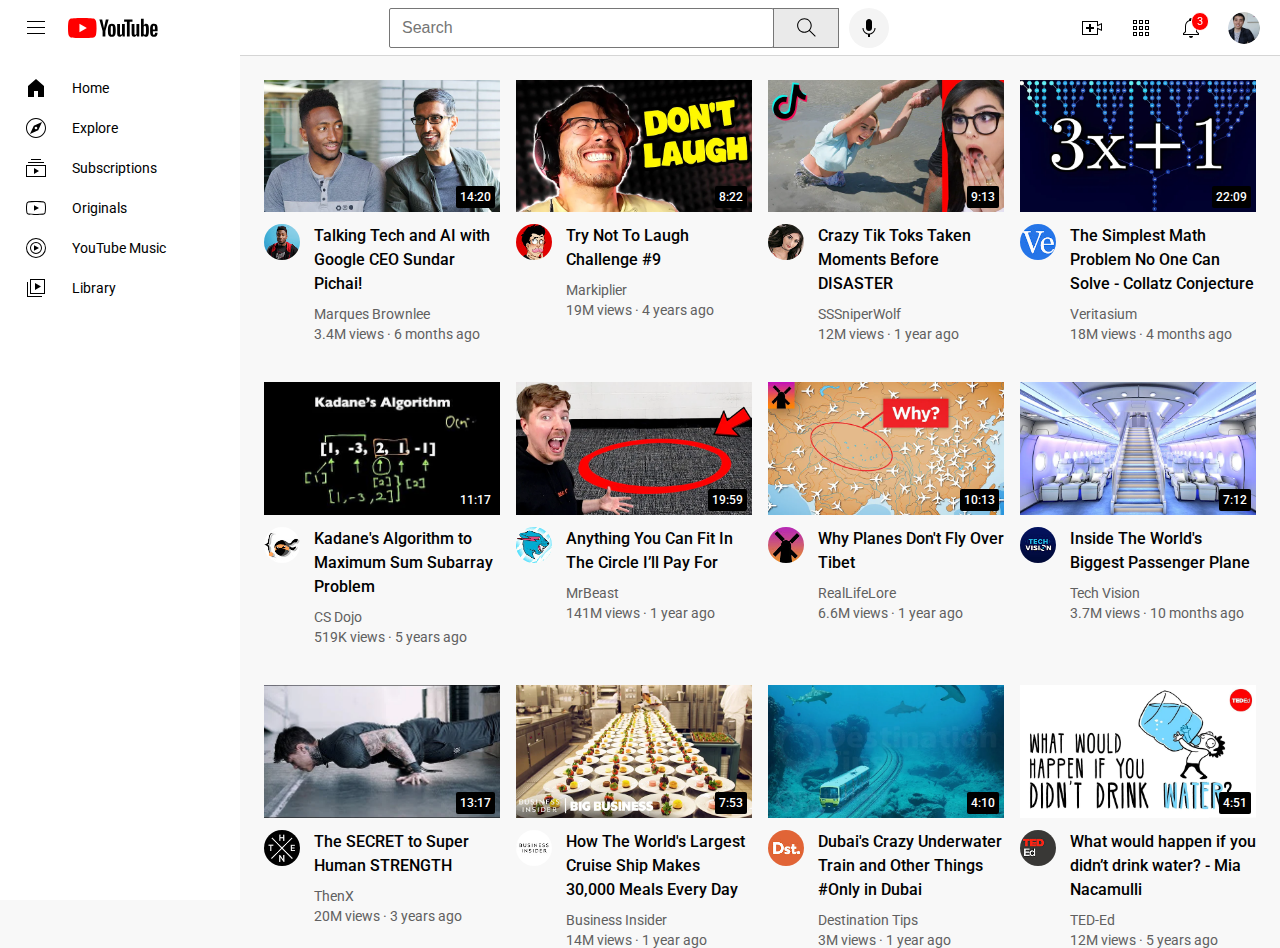
<file: index.html>
<!DOCTYPE html>
<html>
  <head>
    <title>YouTube.com Clone</title>

    <link rel="preconnect" href="https://fonts.googleapis.com">
    <link rel="preconnect" href="https://fonts.gstatic.com" crossorigin>
    <link href="https://fonts.googleapis.com/css2?family=Roboto:wght@400;500;700&display=swap" rel="stylesheet">

    <link rel="stylesheet" href="styles/general.css">
    <link rel="stylesheet" href="styles/header.css">
    <link rel="stylesheet" href="styles/video.css">
    <link rel="stylesheet" href="styles/sidebar.css">

  </head>
  <body>
    <header class="header">
      <div class="left-section">
      <img class="hamburger-menu" src="icons/hamburger-menu.svg">
      <img class="youtube-logo" src="icons/youtube-logo.svg">  
      </div>
      <div class="middle-section">
        <input class="search-bar" 
        type="text" placeholder="Search">
        <button class="search-button">
          <img class="search-icon" src="icons/search.svg">
          <div class="tooltip">Search</div>
        </button>
        <!--Put pos absolute inside pos relative-->
        <button class="voice-search-button">
          <img class="voice-search-icon" 
          src="icons/voice-search-icon.svg">
          <div class="tooltip">Search with your voice</div>
        </button>
      </div>
      <div class="right-section">
        <div class="upload-icon-container">
          <img class="upload-icon" src="icons/upload.svg">
          <div class="tooltip">Create</div>
        </div>
        <div class="youtube-apps-container">
          <img class="youtube-apps-icon" 
          src="icons/youtube-apps.svg">
          <div class="tooltip">Apps</div>
        </div>
        <div class="notifications-icon-container">
        <img class="notifications-icon" 
        src="icons/notifications.svg">
        <div class="notifications-count">3</div>
        <div class="tooltip">Notifications</div>
        </div>

        <img class="current-user-picture" src="channel-pics/my-channel.jpeg">
      </div>
    </header>

    <nav class="sidebar">
      <div class="sidebar-link">
        <img src="icons/home.svg">
        <div>Home</div>
      </div>
      <div class="sidebar-link">
        <img src="icons/explore.svg">
        <div>Explore</div>
      </div>
      <div class="sidebar-link">
        <img src="icons/subscriptions.svg">
        <div>Subscriptions</div>
      </div>
      <div class="sidebar-link">
        <img src="icons/originals.svg">
        <div>Originals</div>
      </div>
      <div class="sidebar-link">
        <img src="icons/youtube-music.svg">
        <div>YouTube Music</div>
      </div>
      <div class="sidebar-link">
        <img src="icons/library.svg">
        <div>Library</div>
      </div>


    </nav>

    
    <main>
    <section class="video-grid">
      <div class="video-preview">
        <div class="thumbnail-row">
          <a href="https://www.youtube.com/watch?v=n2RNcPRtAiY" target="_blank" class="video-title-link">
          <img class="thumbnail" src="thumbnails/thumbnail-1.webp">
        </a>
          <div class="video-time">14:20</div>
        </div>
        <div class="video-info-grid">
          <div class="channel-picture">
            <a href="https://www.youtube.com/c/mkbhd" target="_blank">
              <div class="channel-pic-container">
            <img class="profile-picture" src="channel-pics/channel-1.jpeg">
          </a>

          <div class="channel-tooltip">
            <img class="channel-tooltip-picture" src="channel-pics/channel-1.jpeg">
            <div>
              <div class="channel-tooltip-name">
                Marques Brownlee
              </div>
              <div class="channel-tooltip-stats">
                15M subscribers
              </div>
            </div>
          </div>

        </div>
          </div>
          <div class="video-info">
            <a href="https://www.youtube.com/watch?v=n2RNcPRtAiY" target="_blank" class="video-title-link">
            <p class="video-title">
              Talking Tech and AI with Google CEO Sundar Pichai!
            </p>
          </a>
            <p class="video-author">
              Marques Brownlee
            </p>
            <p class="video-stats">
              3.4M views &#183; 6 months ago
            </p>
          </div>
        </div>
      </div>

      <div class="video-preview">
        <div class="thumbnail-row">
          <a href="https://www.youtube.com/watch?v=mP0RAo9SKZk" target="_blank" class="video-title-link">
          <img class="thumbnail" src="thumbnails/thumbnail-2.webp">
        </a>
          <div class="video-time">8:22</div>
        </div>
        <div class="video-info-grid">
          <div class="channel-picture">
            <div class="channel-pic-container">
            <a href="https://www.youtube.com/c/markiplier" target="_blank">
            <img class="profile-picture" src="channel-pics/channel-2.jpeg">
          </a>
          <div class="channel-tooltip">
            <img class="channel-tooltip-picture" src="channel-pics/channel-2.jpeg">
            <div>
              <div class="channel-tooltip-name">
                Markiplier
              </div>
              <div class="channel-tooltip-stats">
                30M subscribers
              </div>
            </div>
          </div>
        </div>
          </div>
          <div class="video-info">
            <a href="https://www.youtube.com/watch?v=mP0RAo9SKZk" target="_blank" class="video-title-link">
            <p class="video-title">
              Try Not To Laugh Challenge #9
            </p>
          </a>
            <p class="video-author">
              Markiplier
            </p>
            <p class="video-stats">
              19M views &#183; 4 years ago
            </p>
          </div>
        </div>
      </div>

      <div class="video-preview">
        <div class="thumbnail-row">
          <a href="https://www.youtube.com/watch?v=FgjPQQeTh1w" target="_blank" class="video-title-link">
          <img class="thumbnail" src="thumbnails/thumbnail-3.webp">
        </a>
          <div class="video-time">9:13</div>
        </div>
        <div class="video-info-grid">
          <div class="channel-picture">
            <div class="channel-pic-container">
            <a href="https://www.youtube.com/user/SSSniperWolf" target="_blank">
            <img class="profile-picture" src="channel-pics/channel-3.jpeg">
          </a>

          <div class="channel-tooltip">
            <img class="channel-tooltip-picture" src="channel-pics/channel-4.jpeg">
            <div>
              <div class="channel-tooltip-name">
                SSSniperWolf
              </div>
              <div class="channel-tooltip-stats">
                31M subscribers
              </div>
            </div>
          </div>

            </div>
          </div>
          <div class="video-info">
            <p class="video-title">
              <a href="https://www.youtube.com/watch?v=FgjPQQeTh1w" target="_blank" class="video-title-link">
              Crazy Tik Toks Taken Moments Before DISASTER
            </a>
            </p>
            <p class="video-author">
              SSSniperWolf
            </p>
            <p class="video-stats">
              12M views &#183; 1 year ago
            </p>
          </div>
        </div>
      </div>

      <div class="video-preview">
        <div class="thumbnail-row">
          <a href="https://www.youtube.com/watch?v=094y1Z2wpJg" target="_blank" class="video-title-link">
          <img class="thumbnail" src="thumbnails/thumbnail-4.webp">
        </a>
          <div class="video-time">22:09</div>
        </div>
        <div class="video-info-grid">
          <div class="channel-picture">
            <div class="channel-pic-container">
            <a href="https://www.youtube.com/c/veritasium" target="_blank">
            <img class="profile-picture" src="channel-pics/channel-4.jpeg">
            </a>

            <div class="channel-tooltip">
              <img class="channel-tooltip-picture" src="channel-pics/channel-4.jpeg">
              <div>
                <div class="channel-tooltip-name">
                  Veritasium
                </div>
                <div class="channel-tooltip-stats">
                  11.5M subscribers
                </div>
              </div>
            </div>

            </div>
          </div>
          <div class="video-info">
            <a href="https://www.youtube.com/watch?v=094y1Z2wpJg" target="_blank" class="video-title-link">
            <p class="video-title">
              The Simplest Math Problem No One Can Solve - Collatz Conjecture
            </p>
            </a>
            <p class="video-author">
              Veritasium
            </p>
            <p class="video-stats">
              18M views &#183; 4 months ago
            </p>
          </div>
        </div>
      </div>

      <div class="video-preview">
        <div class="thumbnail-row">
          <a href="https://www.youtube.com/watch?v=86CQq3pKSUw" target="_blank" class="video-title-link">
          <img class="thumbnail" src="thumbnails/thumbnail-5.webp">
          </a>
          <div class="video-time">11:17</div>
        </div>
        <div class="video-info-grid">
          <div class="channel-picture">
            <div class="channel-pic-container">
            <a href="https://www.youtube.com/c/CSDojo" target="_blank">
            <img class="profile-picture" src="channel-pics/channel-5.jpeg">
          </a>

          <div class="channel-tooltip">
            <img class="channel-tooltip-picture" src="channel-pics/channel-5.jpeg">
            <div>
              <div class="channel-tooltip-name">
                CS Dojo
              </div>
              <div class="channel-tooltip-stats">
                1.79M subscribers
              </div>
            </div>
          </div>

        </div>


          </div>
          <div class="video-info">
            <a href="https://www.youtube.com/watch?v=86CQq3pKSUw" target="_blank" class="video-title-link">
            <p class="video-title">
              Kadane's Algorithm to Maximum Sum Subarray Problem
            </p>
            </a>
            <p class="video-author">
              CS Dojo
            </p>
            <p class="video-stats">
              519K views &#183; 5 years ago
            </p>
          </div>
        </div>
      </div>

      <div class="video-preview">
        <div class="thumbnail-row">
          <a href="https://www.youtube.com/watch?v=yXWw0_UfSFg" target="_blank" class="video-title-link">
          <img class="thumbnail" src="thumbnails/thumbnail-6.webp">
          </a>
          <div class="video-time">19:59</div>
        </div>
        <div class="video-info-grid">
          <div class="channel-picture">
            <div class="channel-pic-container">
            <a href="https://www.youtube.com/channel/UCX6OQ3DkcsbYNE6H8uQQuVA" target="_blank">
            <img class="profile-picture" src="channel-pics/channel-6.jpeg">
            </a>

            <div class="channel-tooltip">
              <img class="channel-tooltip-picture" src="channel-pics/channel-6.jpeg">
              <div>
                <div class="channel-tooltip-name">
                  MrBeast
                </div>
                <div class="channel-tooltip-stats">
                  90.6M subscribers
                </div>
              </div>
            </div>
          </div>

          </div>
          <div class="video-info">
            <a href="https://www.youtube.com/watch?v=yXWw0_UfSFg" target="_blank" class="video-title-link">
            <p class="video-title">
              Anything You Can Fit In The Circle I’ll Pay For
            </p>
            </a>
            <p class="video-author">
              MrBeast
            </p>
            <p class="video-stats">
              141M views &#183; 1 year ago
            </p>
          </div>
        </div>
      </div>

      <div class="video-preview">
        <div class="thumbnail-row">
          <img class="thumbnail" src="thumbnails/thumbnail-7.webp">
          <div class="video-time">10:13</div>
        </div>
        <div class="video-info-grid">
          <div class="channel-picture">
            <img class="profile-picture" src="channel-pics/channel-7.jpeg">
          </div>
          <div class="video-info">
            <p class="video-title">
              Why Planes Don't Fly Over Tibet
            </p>
            <p class="video-author">
              RealLifeLore
            </p>
            <p class="video-stats">
              6.6M views &#183; 1 year ago
            </p>
          </div>
        </div>
      </div>

      <div class="video-preview">
        <div class="thumbnail-row">
          <img class="thumbnail" src="thumbnails/thumbnail-8.webp">
          <div class="video-time">7:12</div>
        </div>
        <div class="video-info-grid">
          <div class="channel-picture">
            <img class="profile-picture" src="channel-pics/channel-8.jpeg">
          </div>
          <div class="video-info">
            <p class="video-title">
              Inside The World's Biggest Passenger Plane
            </p>
            <p class="video-author">
              Tech Vision
            </p>
            <p class="video-stats">
              3.7M views &#183; 10 months ago
            </p>
          </div>
        </div>
      </div>

      <div class="video-preview">
        <div class="thumbnail-row">
          <img class="thumbnail" src="thumbnails/thumbnail-9.webp">
          <div class="video-time">13:17</div>
        </div>
        <div class="video-info-grid">
          <div class="channel-picture">
            <img class="profile-picture" src="channel-pics/channel-9.jpeg">
          </div>
          <div class="video-info">
            <p class="video-title">
              The SECRET to Super Human STRENGTH
            </p>
            <p class="video-author">
              ThenX
            </p>
            <p class="video-stats">
              20M views &#183; 3 years ago
            </p>
          </div>
        </div>
      </div>

      <div class="video-preview">
        <div class="thumbnail-row">
          <img class="thumbnail" src="thumbnails/thumbnail-10.webp">
          <div class="video-time">7:53</div>
        </div>
        <div class="video-info-grid">
          <div class="channel-picture">
            <img class="profile-picture" src="channel-pics/channel-10.jpeg">
          </div>
          <div class="video-info">
            <p class="video-title">
              How The World's Largest Cruise Ship Makes 30,000 Meals Every Day
            </p>
            <p class="video-author">
              Business Insider
            </p>
            <p class="video-stats">
              14M views &#183; 1 year ago
            </p>
          </div>
        </div>
      </div>

      <div class="video-preview">
        <div class="thumbnail-row">
          <img class="thumbnail" src="thumbnails/thumbnail-11.webp">
          <div class="video-time">4:10</div>
        </div>
        <div class="video-info-grid">
          <div class="channel-picture">
            <img class="profile-picture" src="channel-pics/channel-11.jpeg">
          </div>
          <div class="video-info">
            <p class="video-title">
              Dubai's Crazy Underwater Train and Other Things #Only in Dubai
            </p>
            <p class="video-author">
              Destination Tips
            </p>
            <p class="video-stats">
              3M views &#183; 1 year ago
            </p>
          </div>
        </div>
      </div>

      <div class="video-preview">
        <div class="thumbnail-row">
          <img class="thumbnail" src="thumbnails/thumbnail-12.webp">
          <div class="video-time">4:51</div>
        </div>
        <div class="video-info-grid">
          <div class="channel-picture">
            <img class="profile-picture" src="channel-pics/channel-12.jpeg">
          </div>
          <div class="video-info">
            <p class="video-title">
              What would happen if you didn’t drink water? - Mia Nacamulli
            </p>
            <p class="video-author">
              TED-Ed
            </p>
            <p class="video-stats">
              12M views &#183; 5 years ago
            </p>
          </div>
        </div>
      </div>


    </section>
    </main>
    

  </body>
</html>
</file>
<file: styles/general.css>
p {
  margin-top: 0;
  margin-bottom: 0;
}

body {
  /*this style will be inherited*/
  margin: 0;
  padding-top: 80px;
  padding-left: 96px;
  padding-right: 24px;
  background-color: rgb(248, 248, 248);
  font-family: Roboto, Arial;
}

@media (min-width: 1200.1px) {
  body {
    margin-left: 168px;
  }
}
</file>
<file: styles/header.css>
.header {
  height: 55px;
  display: flex;
  flex-direction: row;
  justify-content: space-between;

  position: fixed;
  top: 0;
  left: 0;
  right: 0;
  z-index: 100;
  background-color: white;

  border-bottom-style: solid;
  border-bottom-width: 1px;
  border-bottom-color: rgb(213, 213, 213) ;

}

.left-section {
  display: flex;
  align-items: center;
}

.hamburger-menu {
  height: 24px;
  margin-left: 24px;
  margin-right: 20px;
}

.youtube-logo {
  height: 20px;
}

.middle-section {
  flex: 1;
  margin-left: 70px;
  margin-right: 30px;
  max-width: 500px;
  display: flex;
  align-items: center;
}

.search-bar {
  flex: 1;
  height: 36px;
  font-size: 16px;
  border: 1px solid  rgb(118, 118, 118);
  border-radius: 2px;
  box-shadow: inset 1px 2px 3px rgba (0, 0, 0, 0.05);
  width: 0;
}

.search-bar::placeholder {
  
  font-size: 16px;
  padding-left: 10px;
}

.search-button {
  height: 40px;
  width: 66px;
  background-color: rgb(234, 234, 234);
  border-width: 1px;
  border-style: solid;
  border-color: rgb(118, 118, 118);
  margin-left: -1px;
  margin-right: 10px;
}

.search-button,
.voice-search-button, 
.upload-icon-container,
.youtube-apps-container,
.notifications-icon-container {
  display: flex;
  justify-content: center;
  align-items: center;
  position: relative;
}

.search-button .tooltip, 
.voice-search-button .tooltip,
.upload-icon-container .tooltip,
.youtube-apps-container .tooltip,
.notifications-icon-container .tooltip {
  position: absolute;
  background-color: grey;
  color: white;
  padding-top: 4px;
  padding-bottom: 4px;
  padding-left: 8px;
  padding-right: 8px;
  border-radius: 2px;
  font-size: 12px;
  bottom: -30px;
  opacity: 0;
  transition: opacity 0.15s;
  pointer-events: none;
  white-space: nowrap;
}

.search-button:hover .tooltip, 
.voice-search-button:hover .tooltip,
.upload-icon-container:hover .tooltip,
.youtube-apps-container:hover .tooltip,
.notifications-icon-container:hover .tooltip{
    opacity: 1;
}

.search-icon {
  height: 25px;
}

.voice-search-button{
  height: 40px;
  width: 40px;
  border-radius: 20px;
  border: none;
  background-color: rgb(244, 244, 244);
}

.voice-search-icon {
  height: 24px;
}

.right-section {
  width: 180px;
  margin-right: 20px;
  display: flex;
  align-items: center;
  justify-content: space-between;
  flex-shrink: 0;
}

.upload-icon {
  height: 24px;

}

.youtube-apps-icon {
  height: 24px;
}

.notifications-icon {
  height: 24px;
  
}

.notifications-icon-container {
  position: relative;
}

.notifications-count {
  position: absolute;
  top: -4px;
  right: -6px;
  background-color: red;
  color: white;
  font-size: 11px;
  padding-left: 5px;
  padding-right: 5px;
  padding-top: 2px;
  padding-bottom: 2px;
  border-radius: 10px;
  border-style: solid;
  border-width: 1px;
  border-color: white;
}

.current-user-picture {
  height: 32px;
  border-radius: 16px;
}
</file>
<file: styles/video.css>
.thumbnail {
  width: 100%;
}

.video-title {
  margin-top: 0;
  font-size: 14px;
  font-weight: 500;
  line-height: 20px;
  margin-bottom: 10px;
}

.video-info-grid {
  display: grid;
  grid-template-columns: 50px 1fr;
}

.profile-picture {
  width: 36px;
  border-radius: 50px;
}

.thumbnail-row {
  margin-bottom: 8px;
  position: relative;
}

.video-author,
.video-stats {
  font-size: 12px;
  color: rgb(96, 96, 96);
}

.video-author {
  margin-bottom: 4px;
}

.video-grid {
  display: grid;
  grid-template-columns: 1fr 1fr 1fr;
  column-gap: 16px;
  row-gap: 40px;
}

@media (max-width: 750px) {
  .video-grid {
    grid-template-columns: 1fr 1fr;
  }
  
}

@media (min-width:1000px) {

  .video-grid {
    grid-template-columns: 1fr 1fr 1fr 1fr;
  }
  
}

@media (min-width:751px) and (max-width:999px) {

  .video-grid {
    grid-template-columns: 1fr 1fr 1fr;
  }
  
}

@media (min-width: 1000px) {
  .video-title {
    font-size: 16px;
    line-height: 24px;
  }
}

@media (min-width: 1000px) {
  .video-author,
  .video-stats {
    font-size: 14px;
  }
}

.video-time {
 background-color: black;
 color: white;
 position: absolute;
 bottom: 8px;
 right: 5px;
 font-size: 12px;
 font-weight: 500;
 padding: 4px;
 border-radius: 2px;
}

.video-title-link {
  text-decoration: none;
  color: black;
}

.channel-pic-container {
  position: relative;
  display: inline-block;
}

.channel-tooltip {
  background-color: white;
  width: 200px;
  padding: 12px 12px;
  box-shadow: 2px 3px 10px rgba(0, 0, 0, 0.3);
  border-radius: 6px;
  position: absolute;
  top: 55px;
  z-index: 300;

  opacity: 0;
  pointer-events: none;

  display: flex;
  align-items: center;
  transition: opacity 0.15s;
}

.channel-pic-container:hover .channel-tooltip {
  opacity: 1;
}

.channel-tooltip-picture {
  width: 50px;
  height: 50px;
  border-radius: 50px;
  margin-right: 8px;
}

.channel-tooltip-name {
  font-family: Roboto, Arial;
  font-weight: bold;
  font-size: 16px;
  margin-bottom: 4px;
}

.channel-tooltip-stats {
  font-family: Roboto, Arial;
  color: rgb(96, 96, 96);
  font-size: 14px;
}
</file>
<file: styles/sidebar.css>
@media (max-width: 1200px) {
  .sidebar {
    position: fixed;
    left: 0;
    bottom: 0;
    top: 55px;
    background-color: white;
    width: 72px;
    z-index: 200;
    padding-top: 5px;
  }

.sidebar {
  position: fixed;
  left: 0;
  bottom: 0;
  top: 55px;
  background-color: white;
  width: 72px;
  z-index: 200;
  padding-top: 20px;
}

.sidebar-link {
  height: 74px;
  display: flex;
  justify-content: center;
  align-items: center;
  flex-direction: column;
  cursor: pointer;
}

.sidebar-link:hover {
  background-color: rgb(235, 235, 235);
}

.sidebar-link img {
  height: 24px;
  margin-bottom: 4px;
}

.sidebar-link div {
  font-family: Roboto, Arial;
  font-size: 10px;
}

}

@media (min-width: 1200.1px) {
  .sidebar {
    position: fixed;
    left: 0;
    bottom: 0;
    top: 55px;
    background-color: white;
    width: 240px;
    z-index: 200;
    padding-top: 13px;
  }

  .sidebar-link {
    display: flex;
    align-items: center;
    cursor: pointer;
    padding: 8px 24px;
  }

  .sidebar-link:hover {
    background-color: rgb(235, 235, 235);
  }

  .sidebar-link img {
    height: 24px;
    margin-right: 24px;
  }

  .sidebar-link div {
    font-family: Roboto, Arial;
    font-size: 14px;
  }
}
</file>
